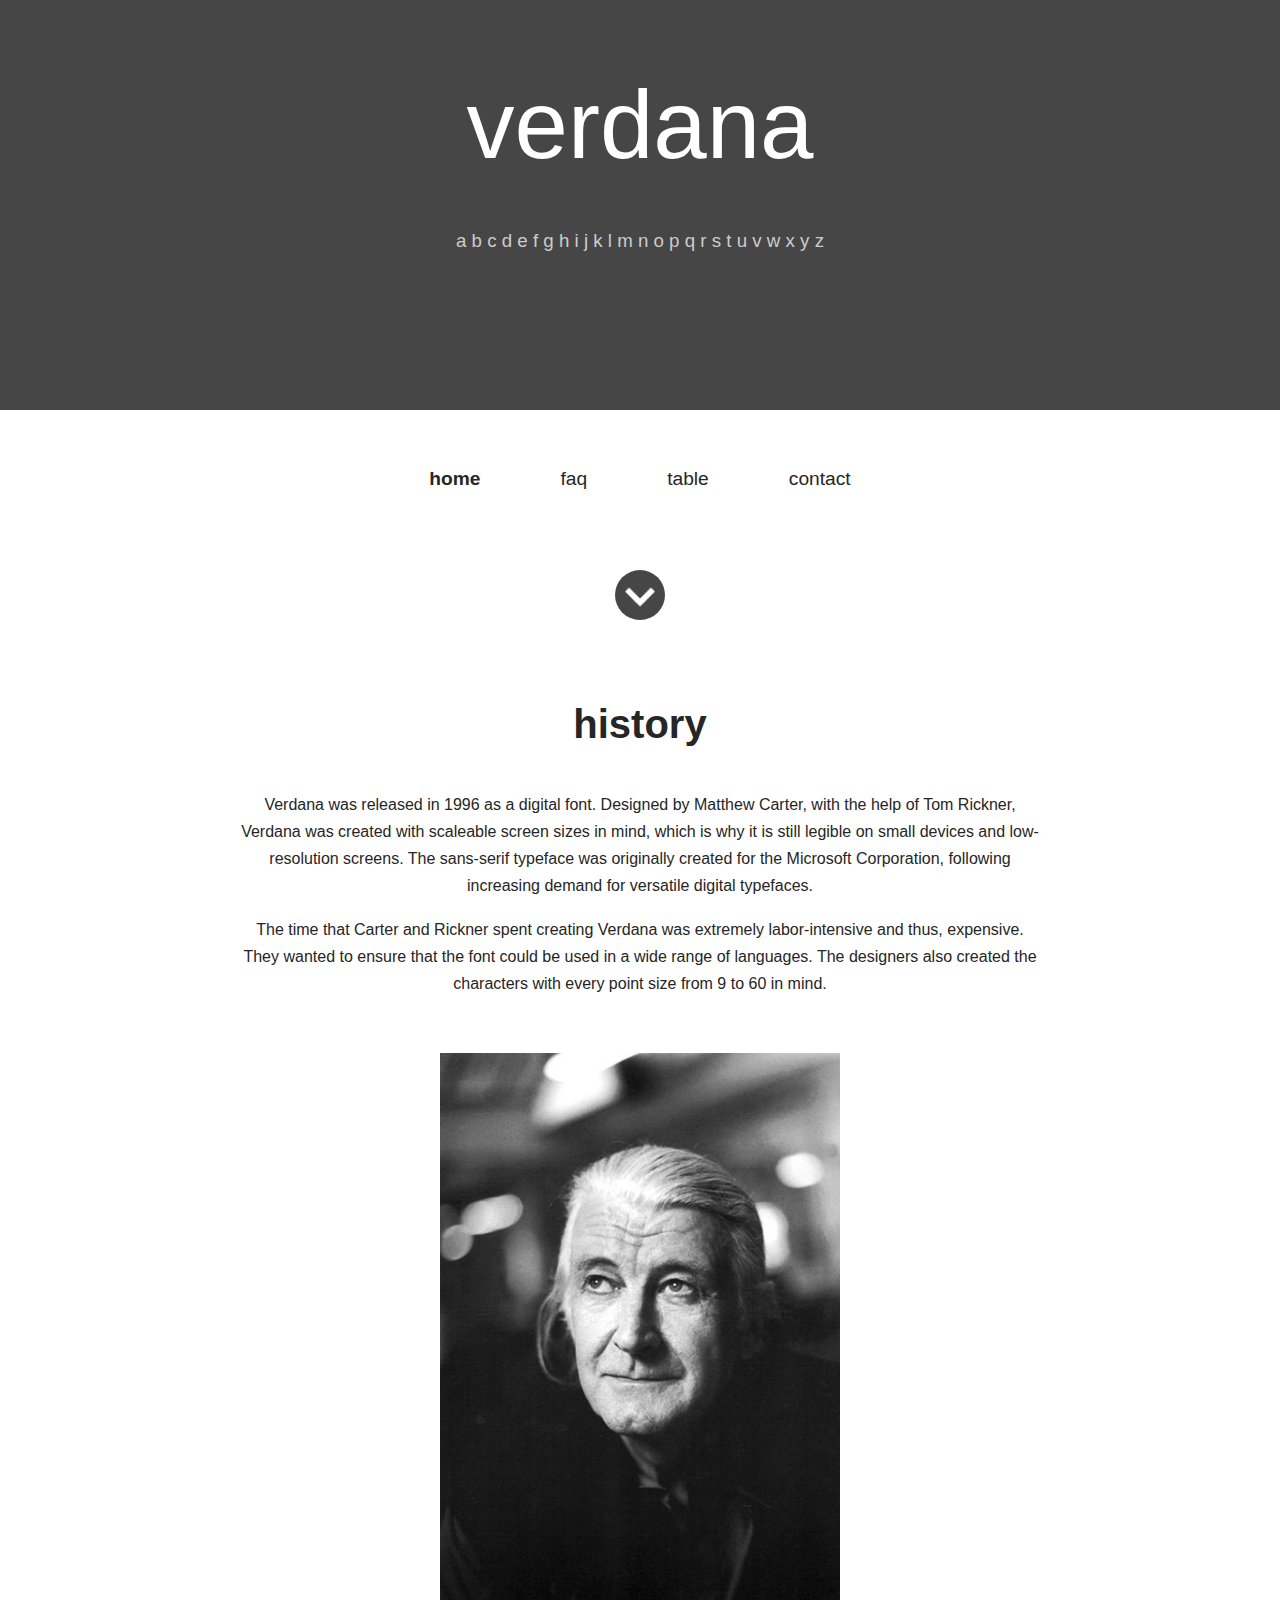
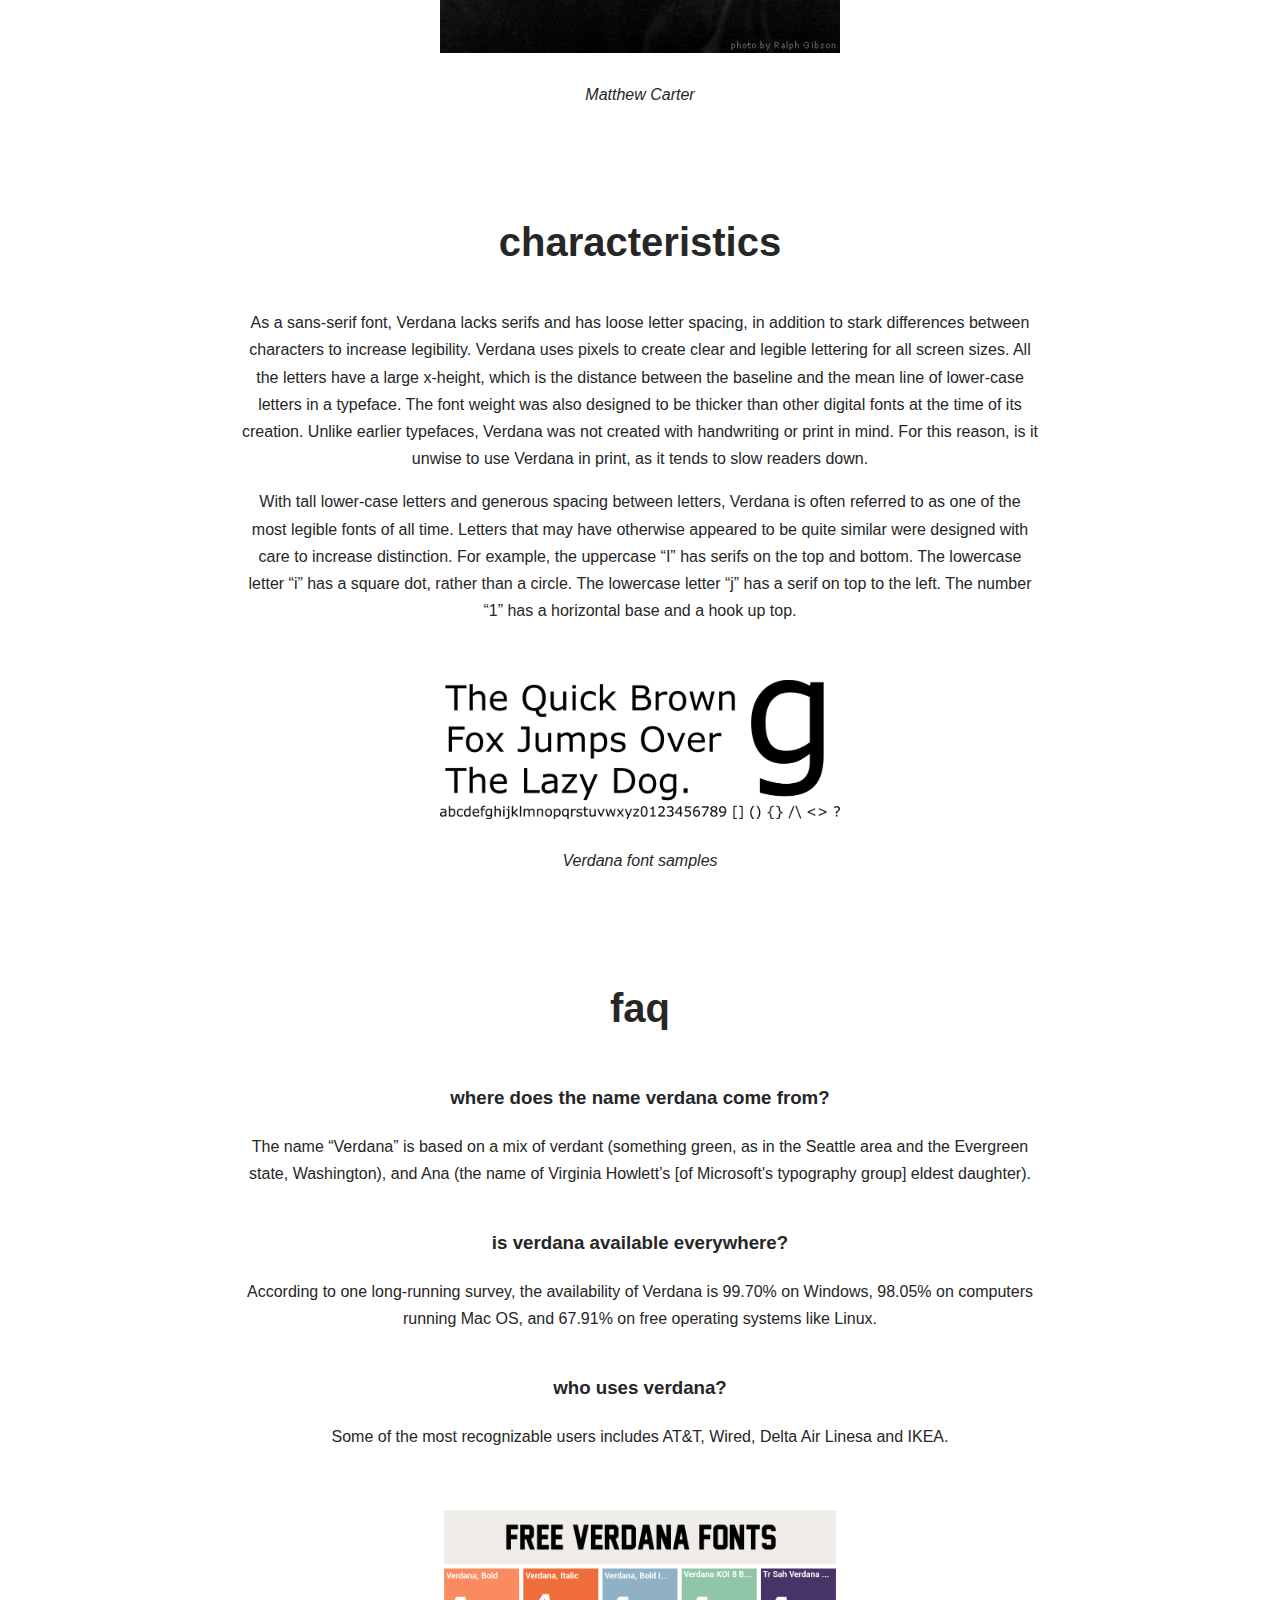
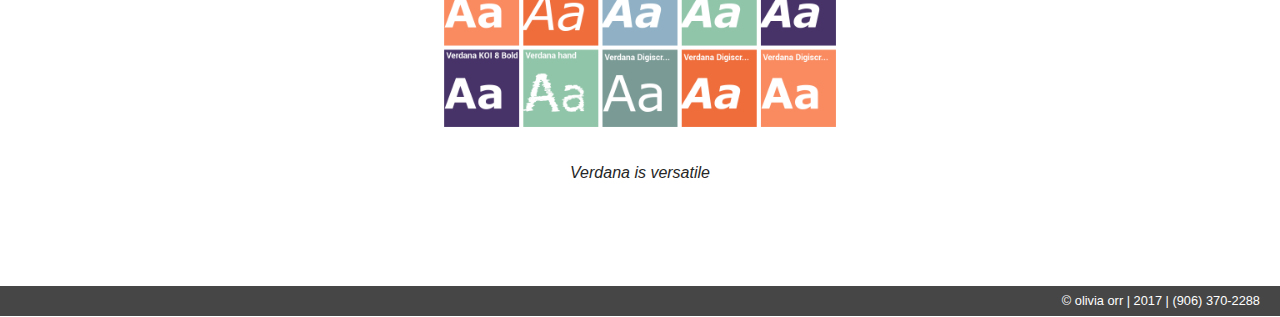
<file: index.html>
<!DOCTYPE html>
<html lang="en">
<head>
    <meta charset="utf-8">
    <meta name="viewport" content="width=device-width, initial-scale=1.0">
    <title>Verdana | CNMS 115</title>
    <link rel="stylesheet" type="text/css" href="css/normalize.css">
    <link rel="stylesheet" type="text/css" href="css/style.css">
    <script src="https://ajax.googleapis.com/ajax/libs/jquery/3.2.1/jquery.min.js"></script>
</head>
<body>
    <header>
        <h1>Verdana</h1>
        <h3>a b c d e f g h i j k l m n o p q r s t u v w x y z</h3>
    </header>
    <nav>
        <ul>
            <li><a href="index.html" class="selected">Home</a></li>
            <li><a class="scroll" href="#faq">FAQ</a></li>
            <li><a href="table.html">Table</a></li>
            <li><a href="contact.html">Contact</a></li>
        </ul>
    </nav>
    <div id="arrow">
        <img src="img/down_arrow.png" alt="down arrow">
    </div>
    <main>
        <h2>History</h2>
        <p>Verdana was released in 1996 as a digital font. Designed by Matthew Carter, with the help of Tom Rickner, Verdana was created with scaleable screen sizes in mind, which is why it is still legible on small devices and low-resolution screens. The sans-serif typeface was originally created for the Microsoft Corporation, following increasing demand for versatile digital typefaces.</p>
        <p>The time that Carter and Rickner spent creating Verdana was extremely labor-intensive and thus, expensive. They wanted to ensure that the font could be used in a wide range of languages. The designers also created the characters with every point size from 9 to 60 in mind.</p>
        
        <div class="fig_caption">
            <a href="img/matthew_carter2.jpg" target="_blank"><img src="img/matthew_carter2.jpg" alt="Matthew Carter"></a>
            <p>Matthew Carter</p>
        </div>
        
        <h2>Characteristics</h2>
        <p>As a sans-serif font, Verdana lacks serifs and has loose letter spacing, in addition to stark differences between characters to increase legibility. Verdana uses pixels to create clear and legible lettering for all screen sizes. All the letters have a large x-height, which is the distance between the baseline and the mean line of lower-case letters in a typeface. The font weight was also designed to be thicker than other digital fonts at the time of its creation. Unlike earlier typefaces, Verdana was not created with handwriting or print in mind. For this reason, is it unwise to use Verdana in print, as it tends to slow readers down.</p>
        <p>With tall lower-case letters and generous spacing between letters, Verdana is often referred to as one of the most legible fonts of all time. Letters that may have otherwise appeared to be quite similar were designed with care to increase distinction. For example, the uppercase “I” has serifs on the top and bottom. The lowercase letter “i” has a square dot, rather than a circle. The lowercase letter “j” has a serif on top to the left. The number “1” has a horizontal base and a hook up top.</p>
        
        <div class="fig_caption">
            <a href="img/verdana_header.png" target="_blank"><img src="img/verdana_header.png" alt="Verdana font sample"></a>
            <p>Verdana font samples</p>
        </div>
        
        <h2 id="faq">FAQ</h2>
        <h3>Where does the name Verdana come from?</h3>
        <p>The name “Verdana” is based on a mix of verdant (something green, as in the Seattle area and the Evergreen state, Washington), and Ana (the name of Virginia Howlett’s [of Microsoft's typography group] eldest daughter).</p>
        <h3>Is Verdana available everywhere?</h3>
        <p>According to one long-running survey, the availability of Verdana is 99.70% on Windows, 98.05% on computers running Mac OS, and 67.91% on free operating systems like Linux.
        </p>
        <h3>Who uses Verdana?</h3>
        <p>Some of the most recognizable users includes AT&amp;T, Wired, Delta Air Linesa and IKEA.</p>
        
        <div class="fig_caption">
            <a href="img/verdana_squares.png" target="_blank"><img src="img/verdana_squares.png" alt="verdana font types"></a>
            <p>Verdana is versatile</p>
        </div>
    </main>
    <script src="app.js"></script>
    <footer>
        <p>&copy; Olivia Orr | 2017 | (906) 370-2288</p>
    </footer>
</body>
</html>
</file>
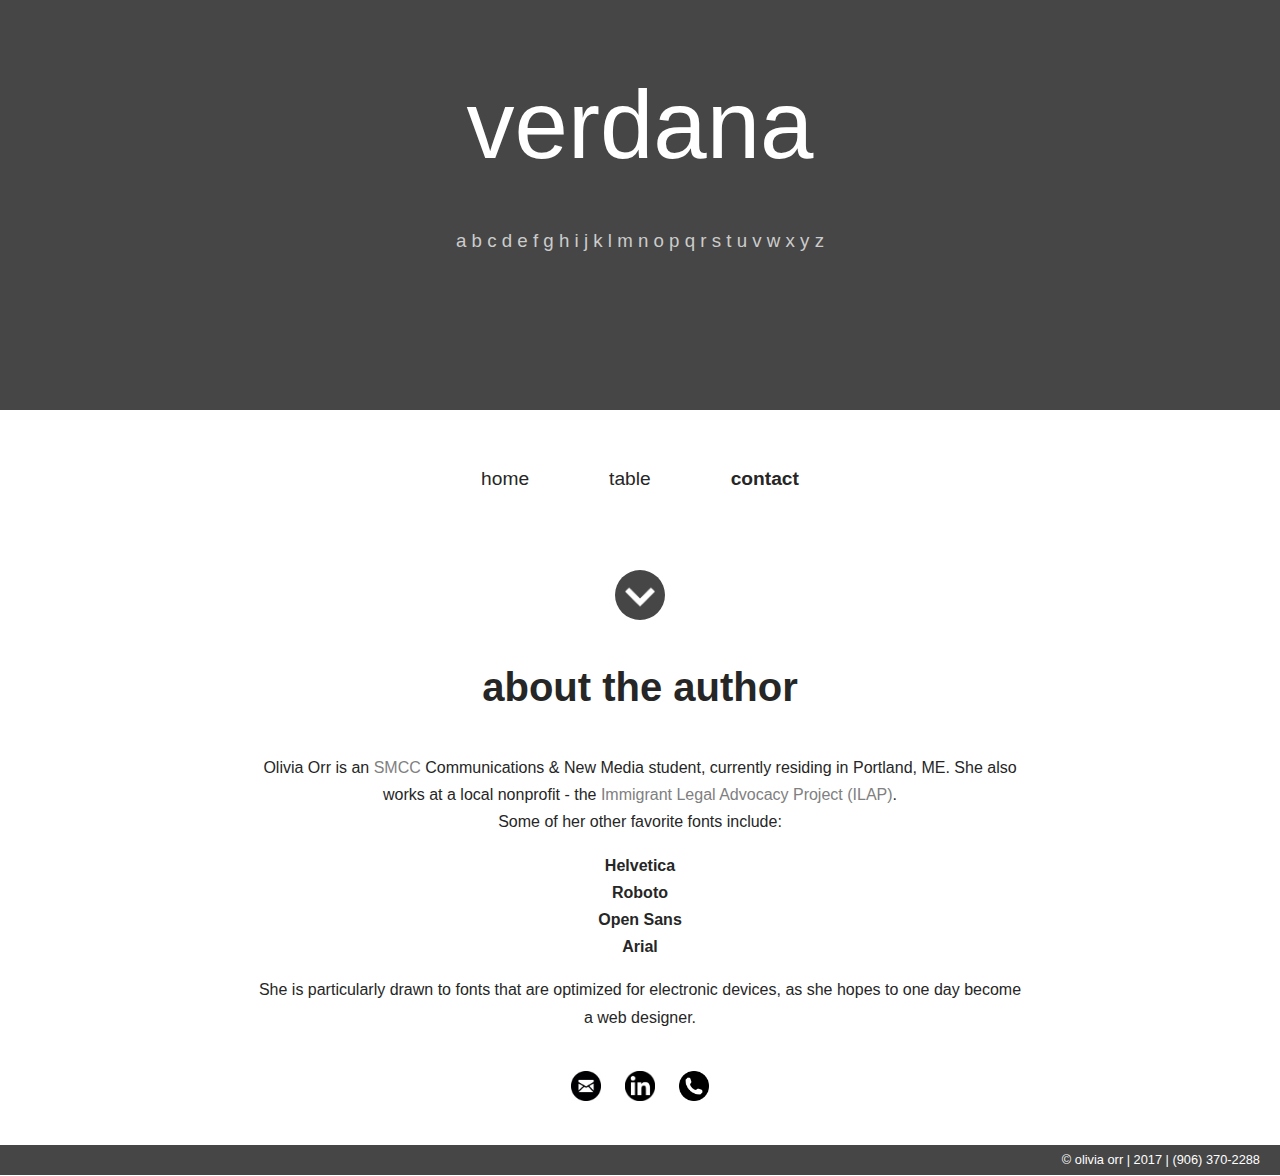
<file: contact.html>
<!DOCTYPE html>
<html lang="en">
<head>
    <meta charset="utf-8">
    <meta name="viewport" content="width=device-width, initial-scale=1.0">
    <title>Verdana | CNMS 115</title>
    <link rel="stylesheet" type="text/css" href="css/normalize.css">
    <link rel="stylesheet" type="text/css" href="css/style.css">
</head>
<body>
    <header>
        <h1>Verdana</h1>
        <h3>a b c d e f g h i j k l m n o p q r s t u v w x y z</h3>
    </header>
    <nav>
        <ul>
            <li><a href="index.html">Home</a></li>
            <li><a href="table.html">Table</a></li>
            <li><a href="contact.html" class="selected">Contact</a></li>
        </ul>
    </nav>
    <div id="arrow">
        <img src="img/down_arrow.png" alt="down arrow">
    </div>
    <main class="about">
        <h2>About the author</h2>
        <p>Olivia Orr is an <a href="http://www.smccme.edu" target="_blank">SMCC</a> Communications &amp; New Media student, currently residing in Portland, ME. She also works at a local nonprofit - the <a href="http://www.ilapmaine.org" target="_blank">Immigrant Legal Advocacy Project (ILAP)</a>. <br/>Some of her other favorite fonts include:</p>
            <ul>
                <li>Helvetica</li>
                <li>Roboto</li>
                <li>Open Sans</li>
                <li>Arial</li>
            </ul>
        <p>She is particularly drawn to fonts that are optimized for electronic devices, as she hopes to one day become a web designer.</p>
    </main>
    <div id="social">
        <a href="mailto:oliviahorr@smccme.edu"><img src="img/email-logo.jpg" alt="mail icon"></a>
        <a href="https://www.linkedin.com/in/olivia-orr-a51bbb50/" target="_blank" alt="linkedin logo"><img src="img/linkedinlogo.png"></a>
        <a href="tel:1-906-370-2288"><img src="img/phone.png" alt="telephone icon"></a>
    </div>
    <footer>
        <p>&copy; Olivia Orr | 2017 | (906) 370-2288</p>
    </footer>
</body>
</html>
</file>
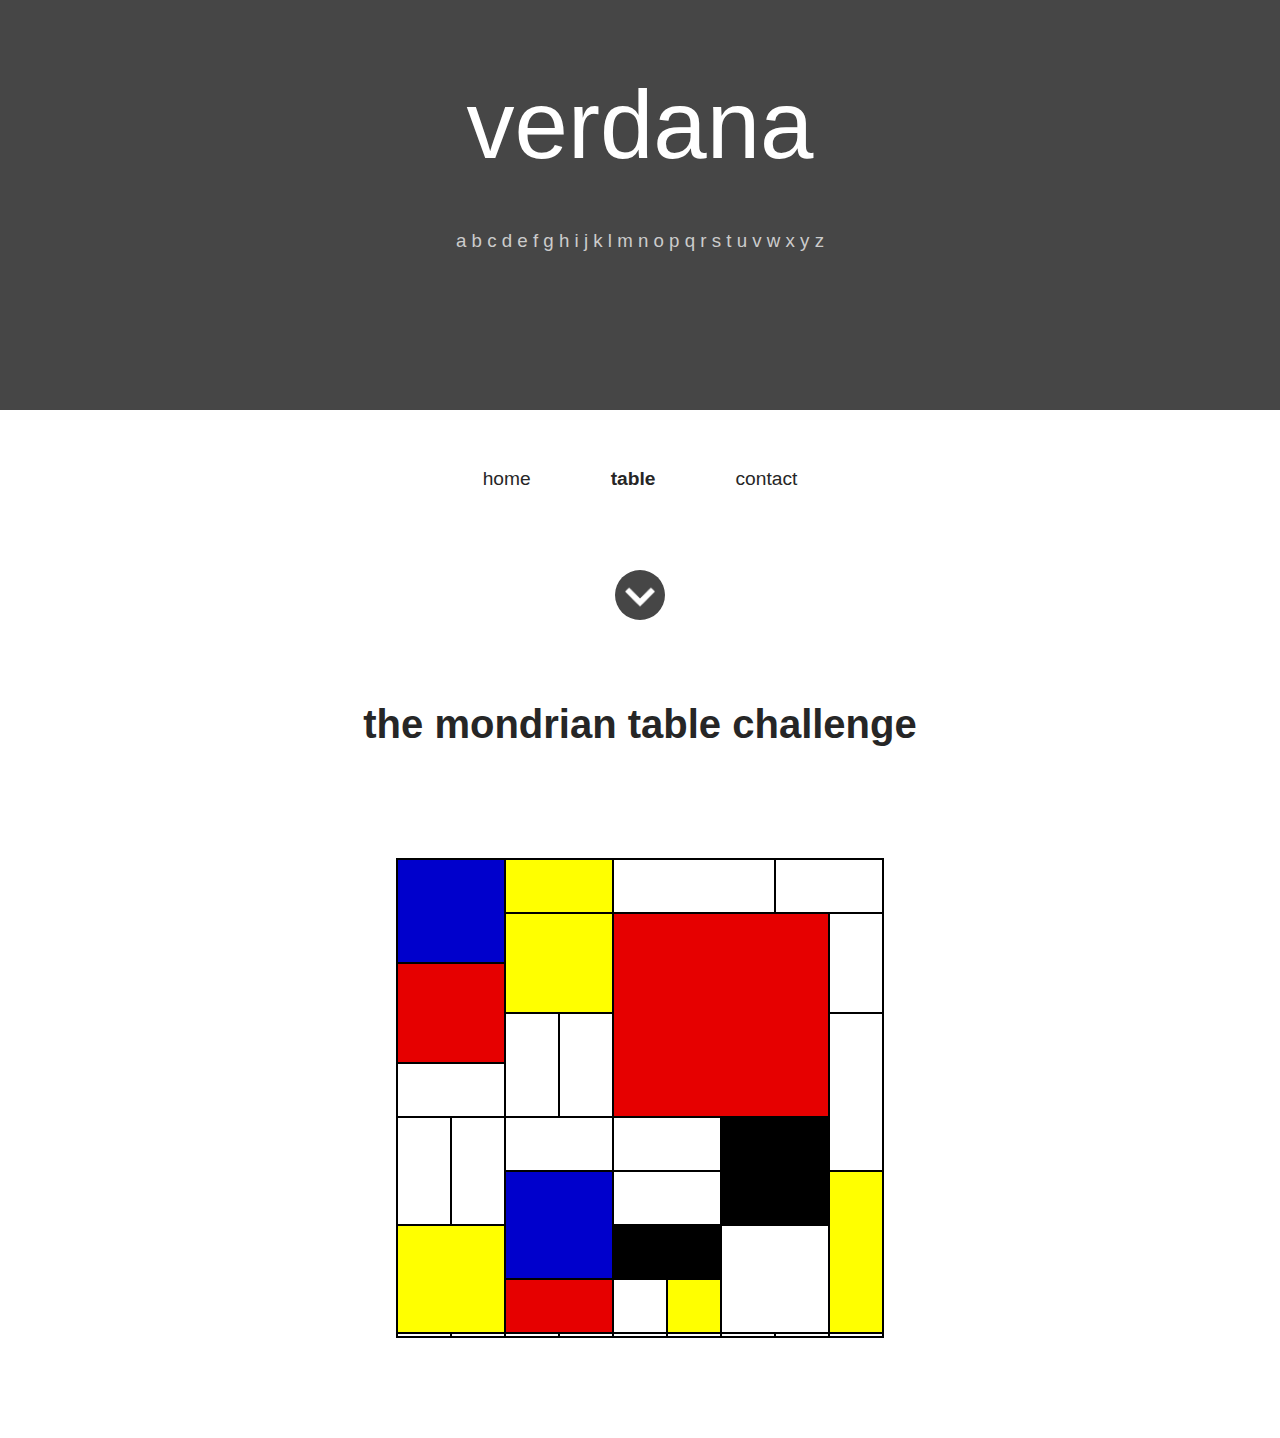
<file: table.html>
<!DOCTYPE html>
<html lang="en">
<head>
    <meta charset="utf-8">
    <meta name="viewport" content="width=device-width, initial-scale=1.0">
    <title>Mondrian Table | CNMS 115</title>
    <link rel="stylesheet" type="text/css" href="css/normalize.css">
    <link rel="stylesheet" type="text/css" href="css/style.css">
</head>
<body>
    <header>
        <h1>Verdana</h1>
        <h3>a b c d e f g h i j k l m n o p q r s t u v w x y z</h3>
    </header>
    <nav>
        <ul>
            <li><a href="index.html">Home</a></li>
            <li><a href="table.html" class="selected">Table</a></li>
            <li><a href="contact.html">Contact</a></li>
        </ul>
    </nav>
    <div id="arrow">
        <img src="img/down_arrow.png" alt="down arrow">
    </div>
    <main>
        <h2>The Mondrian Table Challenge</h2>
    </main>
	<table>
		<tr>
			<td colspan="2" rowspan="2" class="blue"></td>
			<td class="yellow" colspan="2"></td>
			<td colspan="3"></td>
			<td colspan="2"></td>
		</tr>
		<tr>
			<td class="yellow" colspan="2" rowspan="2"></td>
			<td class="red" colspan="4" rowspan="4"></td>
			<td rowspan="2"></td>
		</tr>
			
		<tr>
			<td class="red" colspan="2" rowspan="2"></td>
		</tr>
		
		<tr>
			<td rowspan="2"></td>
			<td rowspan="2"></td>
			<td rowspan="3"></td>
		</tr>
		
		<tr>
			<td colspan="2"></td>
		</tr>
		
		<tr>
			<td rowspan="2"></td>
			<td rowspan="2"></td>
			<td colspan="2"></td>
			<td colspan="2"></td>
			<td colspan="2" rowspan="2" class="black"></td>
		</tr>
		
		<tr>
			<td class="blue" rowspan="2" colspan="2"></td>
			<td colspan="2"></td>
			<td class="yellow" rowspan="3"></td>
		</tr>
		
		<tr>
			<td class="yellow" rowspan="2" colspan="2"></td>
			<td class="black" colspan="2"></td>
			<td rowspan="2" colspan="2"></td>
		</tr>
		
		<tr>
			<td class="red" colspan="2"></td>
			<td></td>
			<td class="yellow"></td>
			
		</tr>
        
        <!-- Couldn't get table to stop collapsing so I added this extra row with data -->
        
		<tr id="last">
			<td class="final"></td>
			<td class="final"></td>
			<td class="final"></td>
			<td class="final"></td>
			<td class="final"></td>
			<td class="final"></td>
			<td class="final"></td>
			<td class="final"></td>
			<td class="final"></td>
		</tr>
	</table>
</body>
</html>
</file>
<file: css/style.css>
body {
    font-family: Verdana, Arial, sans-serif;
    color: #262626;
    width: 100%;
    margin: 0;
    box-sizing: border-box;
    font-size: 100%;
}

a {
    text-decoration: none;
    color: #262626;
}



/***************************************

HEADER

***************************************/

header {
    background: #464646;
    height: 340px;
    padding: 70px 10px 0px;
}

header h1, header h3 {
    color: #fff;
    text-align: center;
    font-weight: normal;
    text-transform: lowercase;
}

header h1 {
    font-size: 6em;
    margin: 0;
}

header h3 {
    color: #ccc;
    margin-top: 50px;
}




/***************************************

NAV

***************************************/

nav {
    width: 80%;
    margin: 3em auto;
    text-align: center;
    font-size: 1.2em;
}

nav ul {
    list-style: none;
    text-transform: lowercase;
    padding: 0;
    display: flex;
    justify-content: center;
    align-content: center;
}

nav li {
    padding: 0 30px;
}

nav a {
    padding: 10px;
}

nav a:hover {
    color: #bfbfbf;
}

nav a.selected {
    font-weight: bold;
}



/***************************************

ARROW

***************************************/

#arrow {
    background: #464646;
    height: 50px;
    width: 50px;
    margin: 80px auto 0;
    border-radius: 50%;
}

#arrow img {
    width: 60%;
    text-align: center;
    padding-top: 12px;
    padding-left: 10px;
}



/***************************************

MAIN

***************************************/

main {
    width: 85%;
    max-width: 800px;
    margin: 70px auto 20px;
    line-height: 1.7;
    text-align: center;
}

main h2 {
    text-transform: lowercase;
    font-size: 2.5em;
}

main img {
    width: 60%;
    max-width: 400px;
    min-width: 300px;
    margin: 40px 0;
}

main h3 {
    text-transform: lowercase;
    margin-top: 40px;
}



/***************************************

FIG CAPTIONS

***************************************/

.fig_caption p {
    margin-top: -20px;
    margin-bottom: 100px;
    font-style: italic;
}


/***************************************

FOOTER

***************************************/

footer {
    background-color: #464646;
    color: #fff;
    height: 30px;
    margin-top: 40px;
    text-align: right;
}

footer p {
    padding: 8px 20px 8px 0px;
    text-transform: lowercase;
    font-size: .8em;
}


/***************************************

PAGE: CONTACT

***************************************/

.about {
    width: 60%;
    margin: 0 auto;
}

.about a {
    color: #808080;
}

.about a:hover {
    color: #bfbfbf;
}

.about ul {
    list-style: none;
    font-weight: bold;
    padding: 0;
}

#social {
    text-align: center;
    margin-top: 40px;
}

#social img {
    width: 30px;
    padding: 0 10px;
}

#social img:hover {
    transform: scale(1.1) rotate(8deg);
    -ms-transform: scale(1.1) rotate(8deg); /* IE 9 */
    -webkit-transform: scale(1.1) rotate(8deg);
}





/***************************************

PAGE : TABLE

***************************************/

table, th, td {
	border: 2px solid #000;
	border-collapse: collapse;
    margin: 100px auto;
}

td {
	width: 50px;
	height: 50px;
}

tr {
	height: 50px;
}

.blue {
	background-color: #0000cc;
}

.yellow {
	background-color: #ffff00;
}

.red {
	background-color: #e60000;
}

.black {
	background-color: #000;
}

#last {
	height: 0.5px;
}

.final {
	height: 0.5px;
}



/***************************************

MEDIA QUERIES

***************************************/

@media (max-width: 600px) {
    
    /******* HEADER *********/
    header {
        height: 250px;
    }
    
    header h1 {
        font-size: 4.5em;
    }
    
    header h3 {
        font-size: .9em;
    }
    
    
    /******* NAV *********/
    nav {
        margin: 1.5em auto;
    }
    
    nav ul {
        width: 100%;
        flex-wrap: wrap;
        justify-content: center;
    }
    
    nav ul li {
        width: 100%;
        padding: .3em 0;
    }
    
    
    /******* ARROW *********/
    #arrow {
        display: none;
    }
    
    
    /******* MAIN *********/
    main {
        margin-top: 4em;
        font-size: .85em;
    }
    
    table {
        max-width: 100%;
    }
}
</file>
